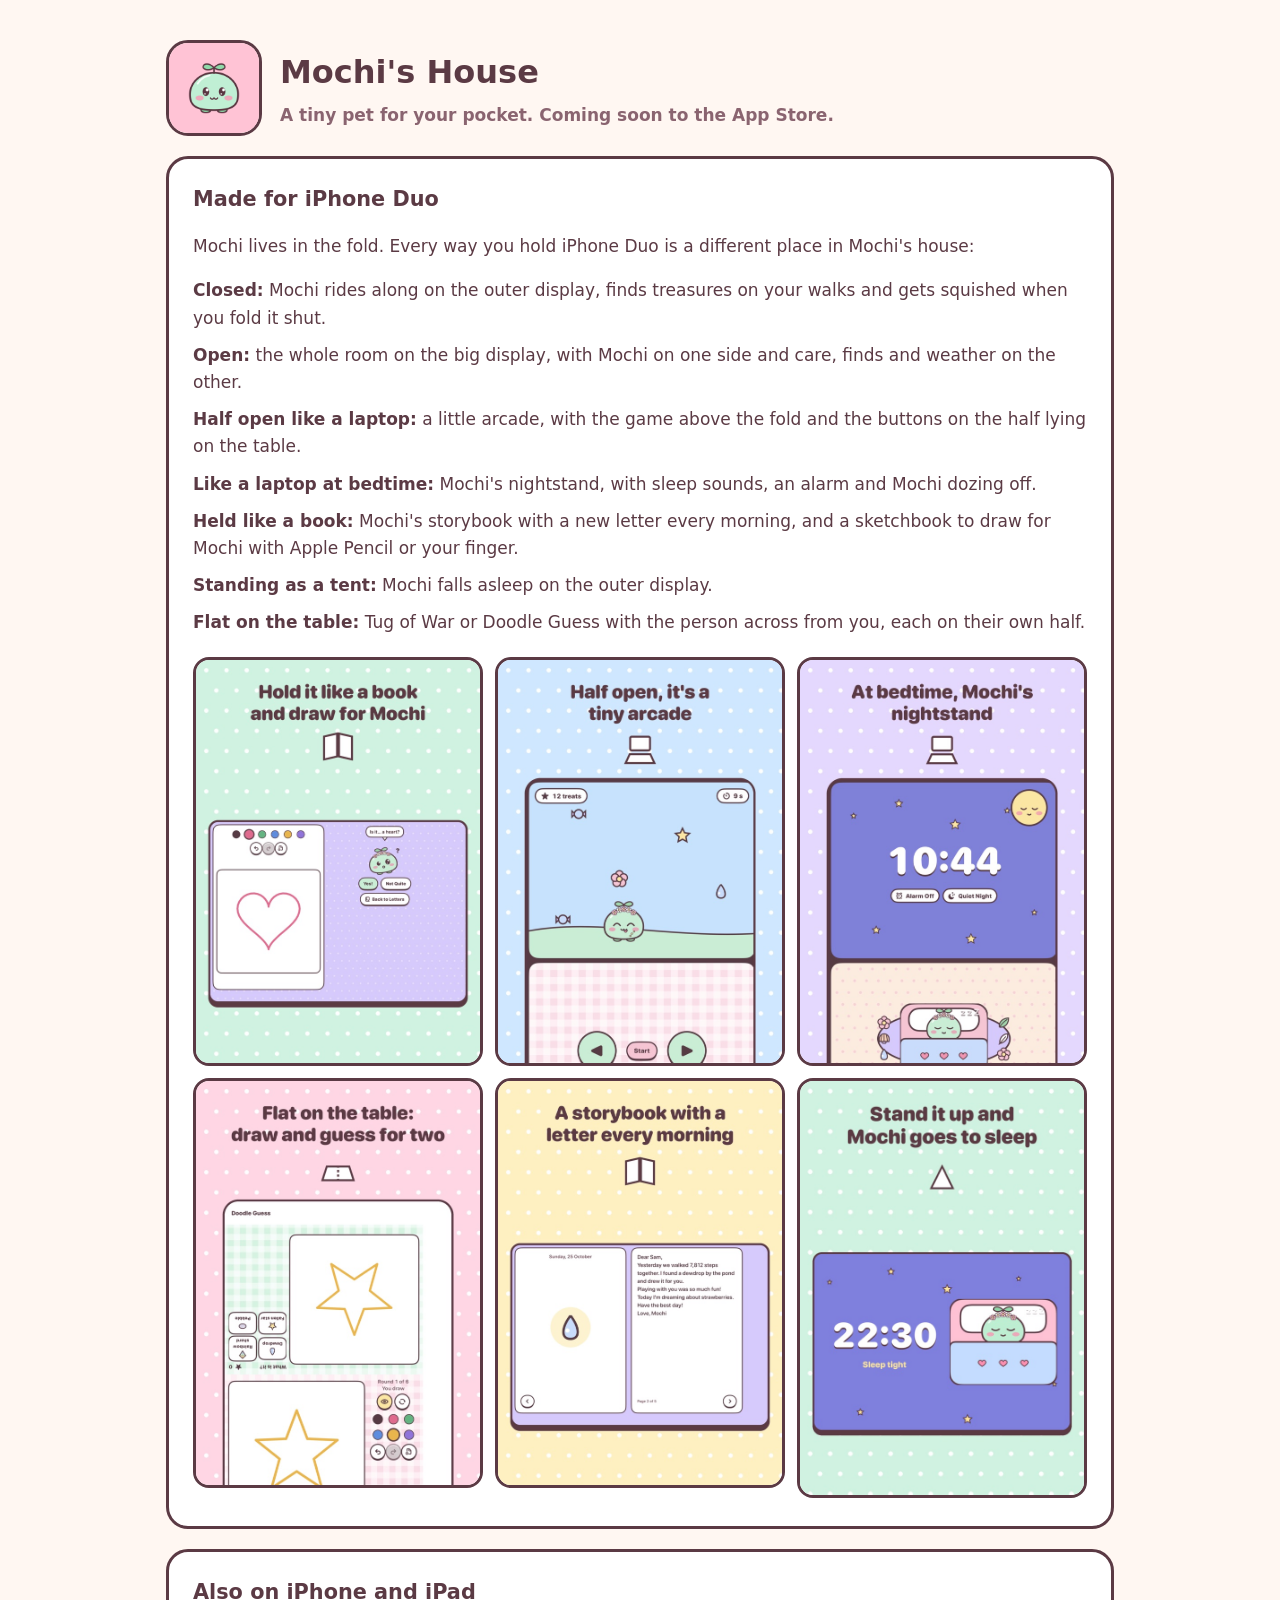
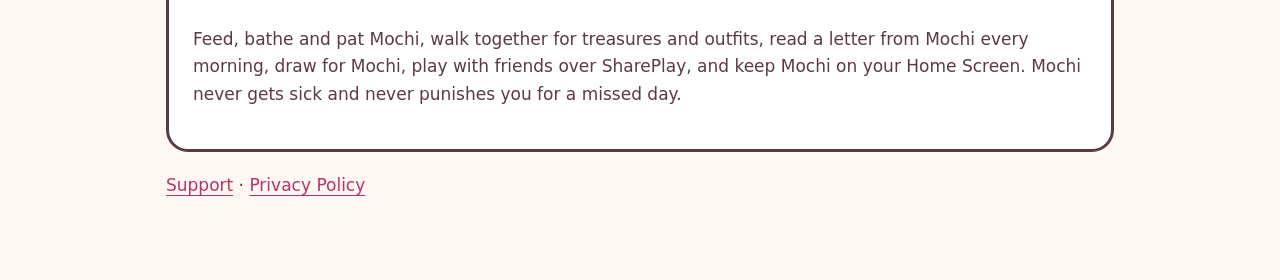
<file: index.html>
<!doctype html>
<html lang="en">
<head>
<meta charset="utf-8">
<meta name="viewport" content="width=device-width, initial-scale=1">
<title>Mochi's House</title>
<meta name="description" content="A tiny pet for your pocket. Made for iPhone Duo: Mochi lives in the fold.">
<link rel="stylesheet" href="style.css">
</head>
<body>
<main class="wide stack">
<div class="hero">
  <img src="img/icon.png" alt="">
  <div>
    <h1>Mochi's House</h1>
    <p>A tiny pet for your pocket. Coming soon to the App Store.</p>
  </div>
</div>

<div class="card">
  <h2 style="margin-top:0">Made for iPhone Duo</h2>
  <p>Mochi lives in the fold. Every way you hold iPhone Duo is a different place in Mochi's house:</p>
  <ul class="poses">
    <li><b>Closed:</b> Mochi rides along on the outer display, finds treasures on your walks and gets squished when you fold it shut.</li>
    <li><b>Open:</b> the whole room on the big display, with Mochi on one side and care, finds and weather on the other.</li>
    <li><b>Half open like a laptop:</b> a little arcade, with the game above the fold and the buttons on the half lying on the table.</li>
    <li><b>Like a laptop at bedtime:</b> Mochi's nightstand, with sleep sounds, an alarm and Mochi dozing off.</li>
    <li><b>Held like a book:</b> Mochi's storybook with a new letter every morning, and a sketchbook to draw for Mochi with Apple Pencil or your finger.</li>
    <li><b>Standing as a tent:</b> Mochi falls asleep on the outer display.</li>
    <li><b>Flat on the table:</b> Tug of War or Doodle Guess with the person across from you, each on their own half.</li>
  </ul>
  <div class="gallery">
    <img src="img/duo-02-sketch.jpg" alt="Held like a book: drawing a heart for Mochi">
    <img src="img/duo-03-arcade.jpg" alt="Half open: Treat Catch with the buttons below the fold">
    <img src="img/duo-05-nightstand.jpg" alt="At bedtime: Mochi's nightstand">
    <img src="img/duo-06-doodleguess.jpg" alt="Flat on the table: Doodle Guess for two">
    <img src="img/duo-04-storybook.jpg" alt="Held like a book: Mochi's storybook">
    <img src="img/duo-07-tent.jpg" alt="Standing as a tent: Mochi asleep next to the clock">
  </div>
</div>

<div class="card">
  <h2 style="margin-top:0">Also on iPhone and iPad</h2>
  <p>Feed, bathe and pat Mochi, walk together for treasures and outfits, read a letter from Mochi every morning, draw for Mochi, play with friends over SharePlay, and keep Mochi on your Home Screen. Mochi never gets sick and never punishes you for a missed day.</p>
</div>

<p><a href="support/">Support</a> · <a href="privacy/">Privacy Policy</a></p>
</main>
</body>
</html>
</file>
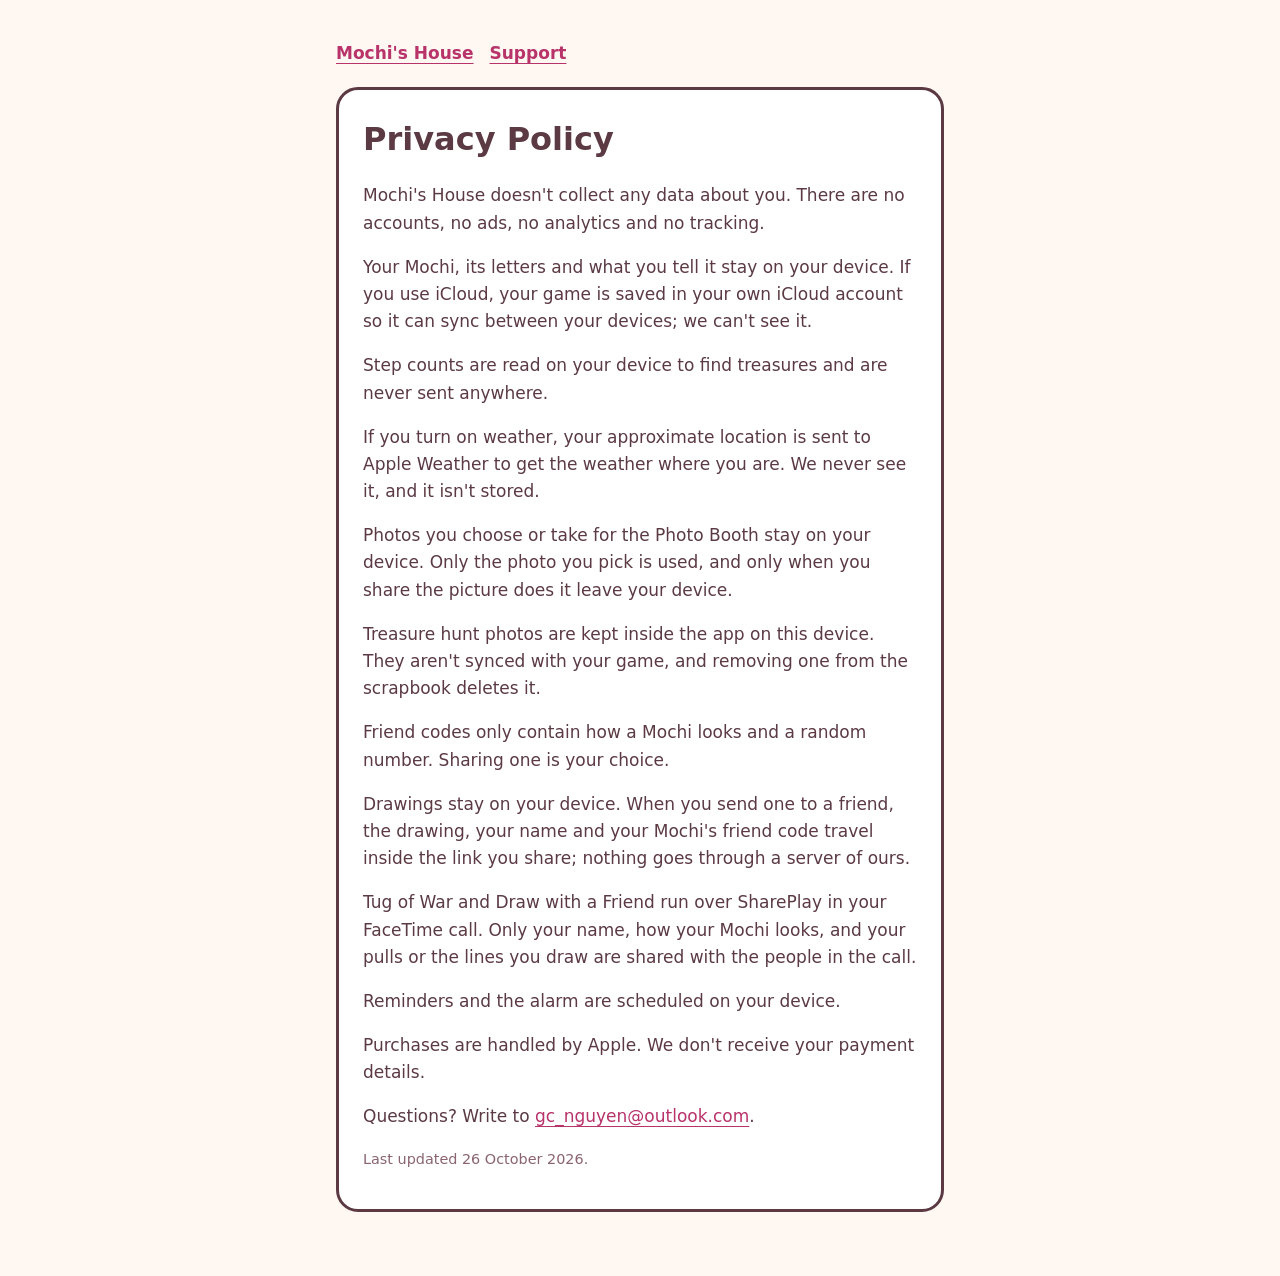
<file: privacy/index.html>
<!doctype html>
<html lang="en">
<head>
<meta charset="utf-8">
<meta name="viewport" content="width=device-width, initial-scale=1">
<title>Privacy Policy · Mochi's House</title>
<meta name="description" content="Mochi's House doesn't collect any data about you.">
<link rel="stylesheet" href="../style.css">
</head>
<body>
<main>
<nav><a href="../">Mochi's House</a><a href="../support/">Support</a></nav>
<div class="card">
<!-- Keep in step with PrivacyView in the app (mochis-house, ShopView.swift). -->
<h1>Privacy Policy</h1>
<p>Mochi's House doesn't collect any data about you. There are no accounts, no ads, no analytics and no tracking.</p>
<p>Your Mochi, its letters and what you tell it stay on your device. If you use iCloud, your game is saved in your own iCloud account so it can sync between your devices; we can't see it.</p>
<p>Step counts are read on your device to find treasures and are never sent anywhere.</p>
<p>If you turn on weather, your approximate location is sent to Apple Weather to get the weather where you are. We never see it, and it isn't stored.</p>
<p>Photos you choose or take for the Photo Booth stay on your device. Only the photo you pick is used, and only when you share the picture does it leave your device.</p>
<p>Treasure hunt photos are kept inside the app on this device. They aren't synced with your game, and removing one from the scrapbook deletes it.</p>
<p>Friend codes only contain how a Mochi looks and a random number. Sharing one is your choice.</p>
<p>Drawings stay on your device. When you send one to a friend, the drawing, your name and your Mochi's friend code travel inside the link you share; nothing goes through a server of ours.</p>
<p>Tug of War and Draw with a Friend run over SharePlay in your FaceTime call. Only your name, how your Mochi looks, and your pulls or the lines you draw are shared with the people in the call.</p>
<p>Reminders and the alarm are scheduled on your device.</p>
<p>Purchases are handled by Apple. We don't receive your payment details.</p>
<p>Questions? Write to <a href="mailto:gc_nguyen@outlook.com">gc_nguyen@outlook.com</a>.</p>
<p class="small">Last updated 26 October 2026.</p>
</div>
</main>
</body>
</html>
</file>
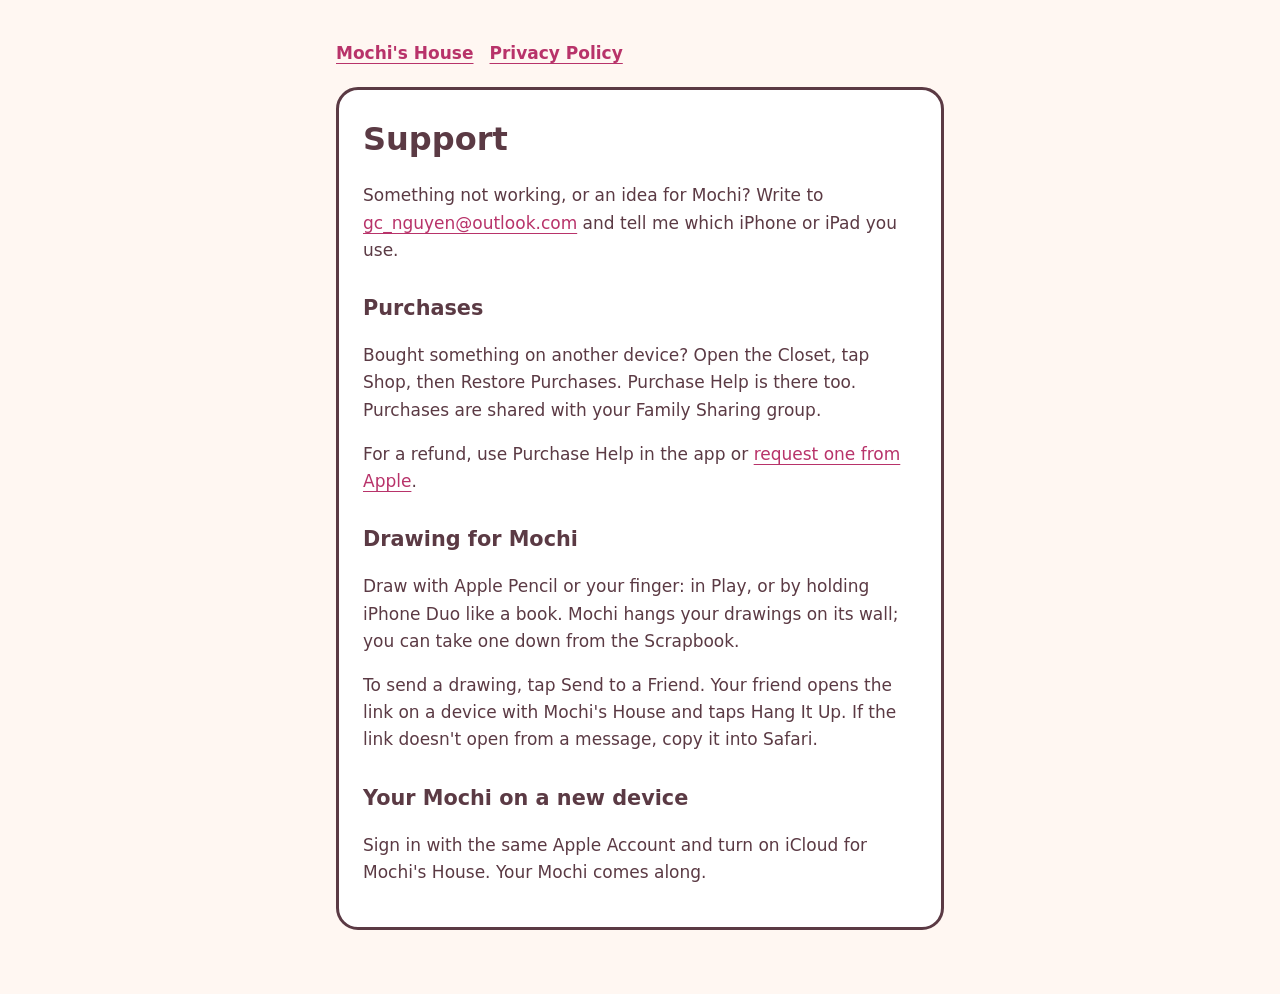
<file: support/index.html>
<!doctype html>
<html lang="en">
<head>
<meta charset="utf-8">
<meta name="viewport" content="width=device-width, initial-scale=1">
<title>Support · Mochi's House</title>
<meta name="description" content="Help with Mochi's House, a tiny pet for your pocket.">
<link rel="stylesheet" href="../style.css">
</head>
<body>
<main>
<nav><a href="../">Mochi's House</a><a href="../privacy/">Privacy Policy</a></nav>
<div class="card">
<h1>Support</h1>
<p>Something not working, or an idea for Mochi? Write to <a href="mailto:gc_nguyen@outlook.com?subject=Mochi%27s%20House">gc_nguyen@outlook.com</a> and tell me which iPhone or iPad you use.</p>
<h2>Purchases</h2>
<p>Bought something on another device? Open the Closet, tap Shop, then Restore Purchases. Purchase Help is there too. Purchases are shared with your Family Sharing group.</p>
<p>For a refund, use Purchase Help in the app or <a href="https://support.apple.com/en-us/HT204084">request one from Apple</a>.</p>
<h2>Drawing for Mochi</h2>
<p>Draw with Apple Pencil or your finger: in Play, or by holding iPhone Duo like a book. Mochi hangs your drawings on its wall; you can take one down from the Scrapbook.</p>
<p>To send a drawing, tap Send to a Friend. Your friend opens the link on a device with Mochi's House and taps Hang It Up. If the link doesn't open from a message, copy it into Safari.</p>
<h2>Your Mochi on a new device</h2>
<p>Sign in with the same Apple Account and turn on iCloud for Mochi's House. Your Mochi comes along.</p>
</div>
</main>
</body>
</html>
</file>
<file: style.css>
:root { --bg: #FFF7F2; --card: #FFFFFF; --text: #5B3A44; --soft: #8A6470; --accent: #B8336A; }
@media (prefers-color-scheme: dark) {
  :root { --bg: #221A26; --card: #3A2E40; --text: #F6E9EE; --soft: #D4BAC4; --accent: #FF8FB1; }
}
* { box-sizing: border-box; }
body { margin: 0; background: var(--bg); color: var(--text);
  font: 17px/1.6 ui-rounded, -apple-system, "SF Pro Rounded", system-ui, sans-serif; }
main { max-width: 640px; margin: 0 auto; padding: 40px 16px 64px; }
.card { background: var(--card); border: 3px solid var(--text); border-radius: 22px; padding: 24px; }
h1 { font-size: 2rem; margin: 0 0 16px; }
h2 { font-size: 1.3rem; margin: 28px 0 8px; }
a { color: var(--accent); text-underline-offset: 4px; }
nav { margin-bottom: 20px; font-weight: 700; }
nav a { margin-right: 16px; }
.small { color: var(--soft); font-size: 0.9rem; }
.hero { display: flex; gap: 18px; align-items: center; margin-bottom: 20px; }
.hero img { width: 96px; height: 96px; border-radius: 22px; border: 3px solid var(--text); }
.hero h1 { margin: 0; }
.hero p { margin: 4px 0 0; color: var(--soft); font-weight: 600; }
.wide { max-width: 980px; }
.poses { list-style: none; padding: 0; margin: 0; display: grid; gap: 10px; }
.poses li { padding-left: 0; }
.poses b { display: inline-block; min-width: 0; }
.gallery { display: grid; grid-template-columns: repeat(3, 1fr); gap: 12px; margin: 20px 0 4px; }
.gallery img { width: 100%; height: auto; border-radius: 16px; border: 3px solid var(--text); display: block; }
.stack > * + * { margin-top: 20px; }
@media (max-width: 480px) { .gallery { grid-template-columns: repeat(2, 1fr); } .hero img { width: 72px; height: 72px; } }
</file>
